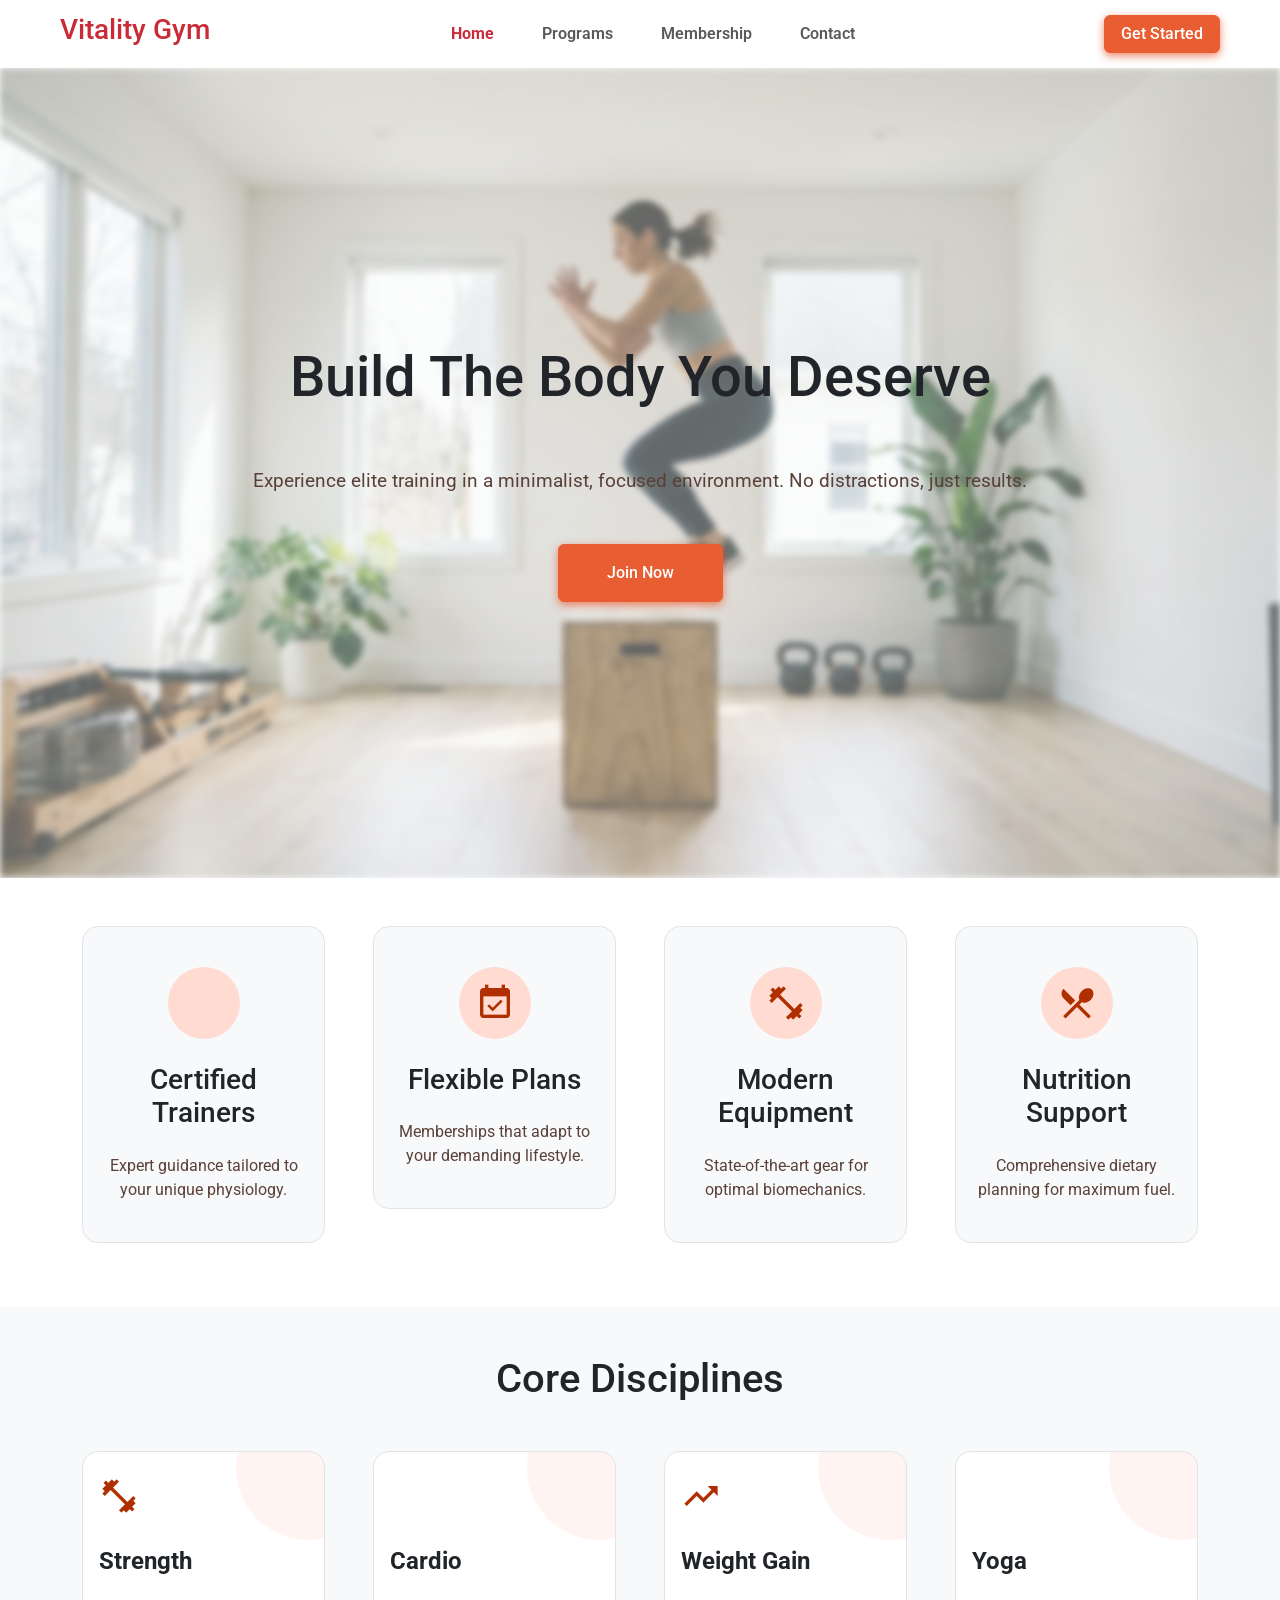
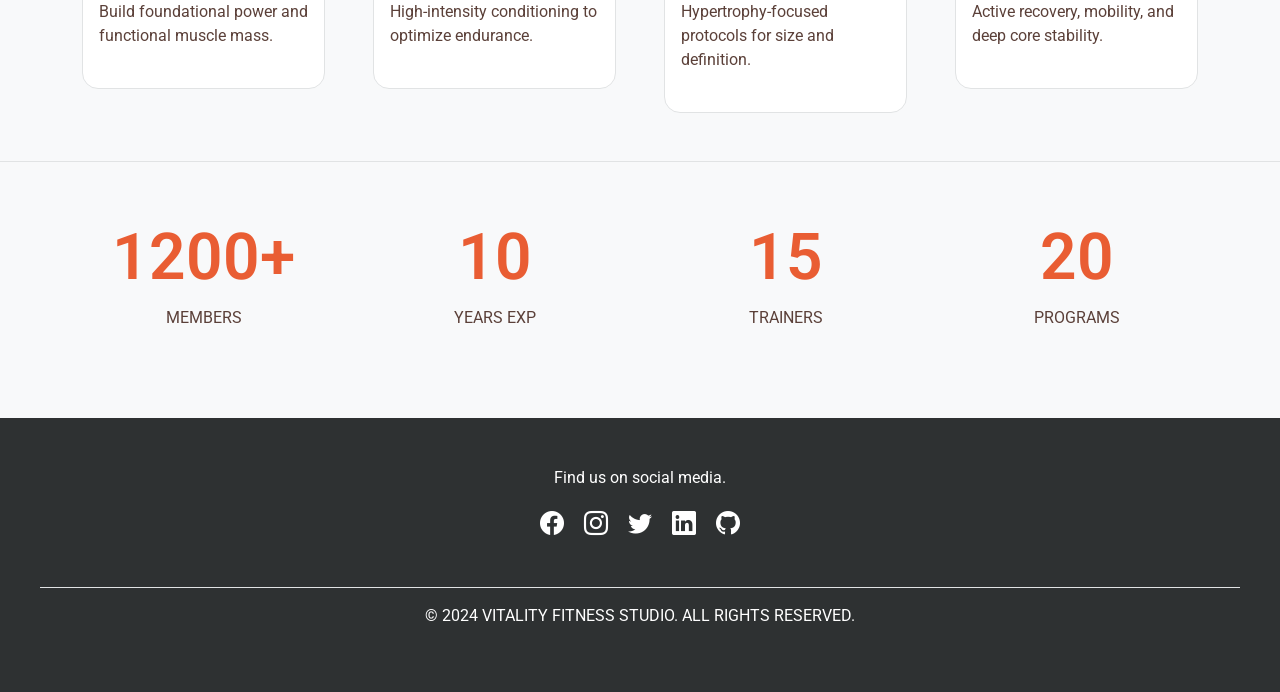
<file: index.html>
<!DOCTYPE html>
<html lang="en">

<head>
    <meta charset="UTF-8">
    <meta name="viewport" content="width=device-width, initial-scale=1.0">
    <title>Vitality Gym</title>
    <link href="https://cdn.jsdelivr.net/npm/bootstrap@5.3.8/dist/css/bootstrap.min.css" rel="stylesheet"
        integrity="sha384-sRIl4kxILFvY47J16cr9ZwB07vP4J8+LH7qKQnuqkuIAvNWLzeN8tE5YBujZqJLB" crossorigin="anonymous">
    <link href="https://fonts.googleapis.com/icon?family=Material+Icons" rel="stylesheet">
    <link rel="preconnect" href="https://fonts.googleapis.com">
    <link rel="preconnect" href="https://fonts.gstatic.com" crossorigin>
    <link href="https://fonts.googleapis.com/css2?family=Roboto:wght@100..900&display=swap" rel="stylesheet">
    <link rel="stylesheet" href="https://cdn.jsdelivr.net/npm/bootstrap-icons@1.3.0/font/bootstrap-icons.css">
    <link rel="stylesheet" href="./CSS/style.css">
    <link rel="stylesheet" href="./CSS/home.css">
</head>

<body>

    <nav class="navbar navbar-expand-lg sticky-top px-5">
        <div class="container-fluid">
            <a class="navbar-brand Gym-name" href="./home.html">
                <h3>Vitality Gym</h3>
            </a>
            <button class="normalButton navbar-toggler" type="button" data-bs-toggle="collapse" data-bs-target="#navbarText"
                aria-controls="navbarText" aria-expanded="false" aria-label="Toggle navigation">
                <span class="navbar-toggler-icon"></span>
            </button>
            <div class="collapse navbar-collapse w-100" id="navbarText">
                <ul class="section navbar-nav mx-auto mb-2 mb-lg-0 text-secondary">
                    <li class="nav-item mx-3">
                        <a class="nav-link active " aria-current="page" href="./home.html">Home</a>
                    </li>
                    <li class="nav-item mx-3">
                        <a class="nav-link" href="./programs.html">Programs</a>
                    </li>
                    <li class="nav-item mx-3">
                        <a class="nav-link" href="./membership.html">Membership</a>
                    </li>
                    <li class="nav-item mx-3">
                        <a class="nav-link" href="./contact.html">Contact</a>
                    </li>
                </ul>
                <a class="ms-4" href="./contact.html">
                    <button class="normalButton btn px-3">
                        Get Started
                    </button>
                </a>
            </div>
        </div>
    </nav>


    <main>
        <section class="home-hero d-flex flex-column justify-content-center  align-items-center text-center">
            <h1 class="mb-5">Build The Body You Deserve</h1>
            <p class=" mt-2 mb-5">Experience elite training in a minimalist, focused environment. No distractions, just
                results.
            </p>
            <a href="./contact.html"><button class="normalButton btn btn-success py-3 px-5">Join Now</button></a>
        </section>

        <!-- Why Us Section -->
        <section class="benefits w-100 py-5">
            <div class="container">
                <div class="card-benifit row row-cols-1 row-cols-md-2 row-cols-lg-4 g-5 text-center">


                    <div class="col">
                        <div class="benifit-card card text-center mb-3 py-4">
                            <div class="card-body d-flex flex-column justify-content-center align-items-center">
                                <div
                                    class="icon-holder p-1 rounded-circle d-flex text-center align-items-center justify-content-center mb-4">
                                    <span class="material-icons">
                                        sports_gymnastics
                                    </span>
                                </div>
                                <h5 class="card-title h3 mb-4">Certified Trainers</h5>
                                <p class="card-text">Expert guidance tailored to your unique physiology.</p>
                            </div>
                        </div>
                    </div>



                    <div class="col">
                        <div class="benifit-card card text-center mb-3 py-4">
                            <div class="card-body d-flex flex-column justify-content-center align-items-center">
                                <div
                                    class="icon-holder p-1 rounded-circle d-flex text-center align-items-center justify-content-center mb-4">
                                    <span class="material-icons">
                                        event_available
                                    </span>
                                </div>
                                <h5 class="card-title h3 mb-4">Flexible Plans</h5>
                                <p class="card-text">Memberships that adapt to your demanding lifestyle.</p>
                            </div>
                        </div>
                    </div>



                    <div class="col">
                        <div class="benifit-card card text-center mb-3 py-4">
                            <div class="card-body d-flex flex-column justify-content-center align-items-center">
                                <div
                                    class="icon-holder p-1 rounded-circle d-flex text-center align-items-center justify-content-center mb-4">
                                    <span class="material-icons">
                                        fitness_center
                                    </span>
                                </div>
                                <h5 class="card-title h3 mb-4">Modern Equipment</h5>
                                <p class="card-text">State-of-the-art gear for optimal biomechanics.</p>
                            </div>
                        </div>
                    </div>



                    <div class="col">
                        <div class="benifit-card card text-center mb-3 py-4">
                            <div class="card-body d-flex flex-column justify-content-center align-items-center">
                                <div
                                    class="icon-holder p-1 rounded-circle d-flex text-center align-items-center justify-content-center mb-4">
                                    <span class="material-icons">
                                        local_dining
                                    </span>
                                </div>
                                <h5 class="card-title h3 mb-4">Nutrition Support</h5>
                                <p class="card-text">Comprehensive dietary planning for maximum fuel.</p>
                            </div>
                        </div>
                    </div>


                </div>
            </div>
        </section>

        <!-- Programs Preview -->

        <section class="w-100 py-5">
            <div class="container">
                <h2 class="mb-5 text-center fs-1">Core Disciplines</h2>
                <div class=" row row-cols-1 row-cols-md-2 row-cols-lg-4 g-5">

                    <div class="col">
                        <div class="group position-relative bg-body px-3 py-4 overflow-hidden">
                            <div class="position-absolute rounded-circle"></div>
                            <span class="material-icons">
                                fitness_center
                            </span>
                            <h4 class="my-4 fs-4 fs-4 fw-bolder">Strength</h4>
                            <p class="fs-6">Build foundational power and functional muscle mass.</p>
                        </div>
                    </div>

                    <div class="col">
                        <div class="group position-relative bg-body px-3 py-4 overflow-hidden">
                            <div class="position-absolute rounded-circle"></div>
                            <span class="material-icons">
                                monitor_heart
                            </span>
                            <h4 class="my-4 fs-4 fw-bolder">Cardio</h4>
                            <p class="fs-6">High-intensity conditioning to optimize endurance.</p>
                        </div>
                    </div>

                    <div class="col">
                        <div class="group position-relative bg-body px-3 py-4 overflow-hidden">
                            <div class="position-absolute rounded-circle"></div>
                            <span class="material-icons">
                                trending_up
                            </span>
                            <h4 class="my-4 fs-4 fw-bolder">Weight Gain</h4>
                            <p class="fs-6">Hypertrophy-focused protocols for size and definition.</p>
                        </div>
                    </div>

                    <div class="col">
                        <div class="group position-relative bg-body px-3 py-4 overflow-hidden">
                            <div class="position-absolute rounded-circle"></div>
                            <span class="material-icons">
                                self_improvement
                            </span>
                            <h4 class="my-4 fs-4 fw-bolder">Yoga</h4>
                            <p class="fs-6">Active recovery, mobility, and deep core stability.</p>
                        </div>
                    </div>

                </div>

            </div>
        </section>

        <!-- Stats Section -->

        <section class="stats h-100 w-100 py-5">
            <div class="container">
                <div class="card-benifit row row-cols-2 row-cols-lg-4 g-5 text-center">
                    <div class="col">
                        <p class="number fw-semibold">1200+</p>
                        <p class="text-uppercase">Members</p>
                    </div>

                    <div class="col">
                        <p class="number fw-semibold">10</p>
                        <p class="text-uppercase">Years exp</p>
                    </div>

                    <div class="col">
                        <p class="number fw-semibold">15</p>
                        <p class="text-uppercase">Trainers</p>
                    </div>

                    <div class="col">
                        <p class="number fw-semibold">20</p>
                        <p class="text-uppercase">programs</p>
                    </div>
                </div>
            </div>
        </section>


    </main>


    <footer class=" text-white text-center py-5 mt-4">
        <p class="">Find us on social media.</p>

        <a class="icon-link text-white"><i class="bi bi-facebook fs-4 mx-2"></i></a>
        <a class="icon-link text-white"><i class="bi bi-instagram fs-4 mx-2"></i></a>
        <a class="icon-link text-white"><i class="bi bi-twitter fs-4 mx-2"></i></a>
        <a class="icon-link text-white"><i class="bi bi-linkedin fs-4 mx-2"></i></a>
        <a class="icon-link text-white"><i class="bi bi-github fs-4 mx-2"></i></a>

        <div class="footerBottom mt-5 mx-auto pt-3">
            <p>© 2024 VITALITY FITNESS STUDIO. ALL RIGHTS RESERVED.</p>
        </div>
    </footer>

    <script src="https://cdn.jsdelivr.net/npm/bootstrap@5.3.8/dist/js/bootstrap.bundle.min.js"
        integrity="sha384-FKyoEForCGlyvwx9Hj09JcYn3nv7wiPVlz7YYwJrWVcXK/BmnVDxM+D2scQbITxI"
        crossorigin="anonymous"></script>
</body>

</html>
</file>
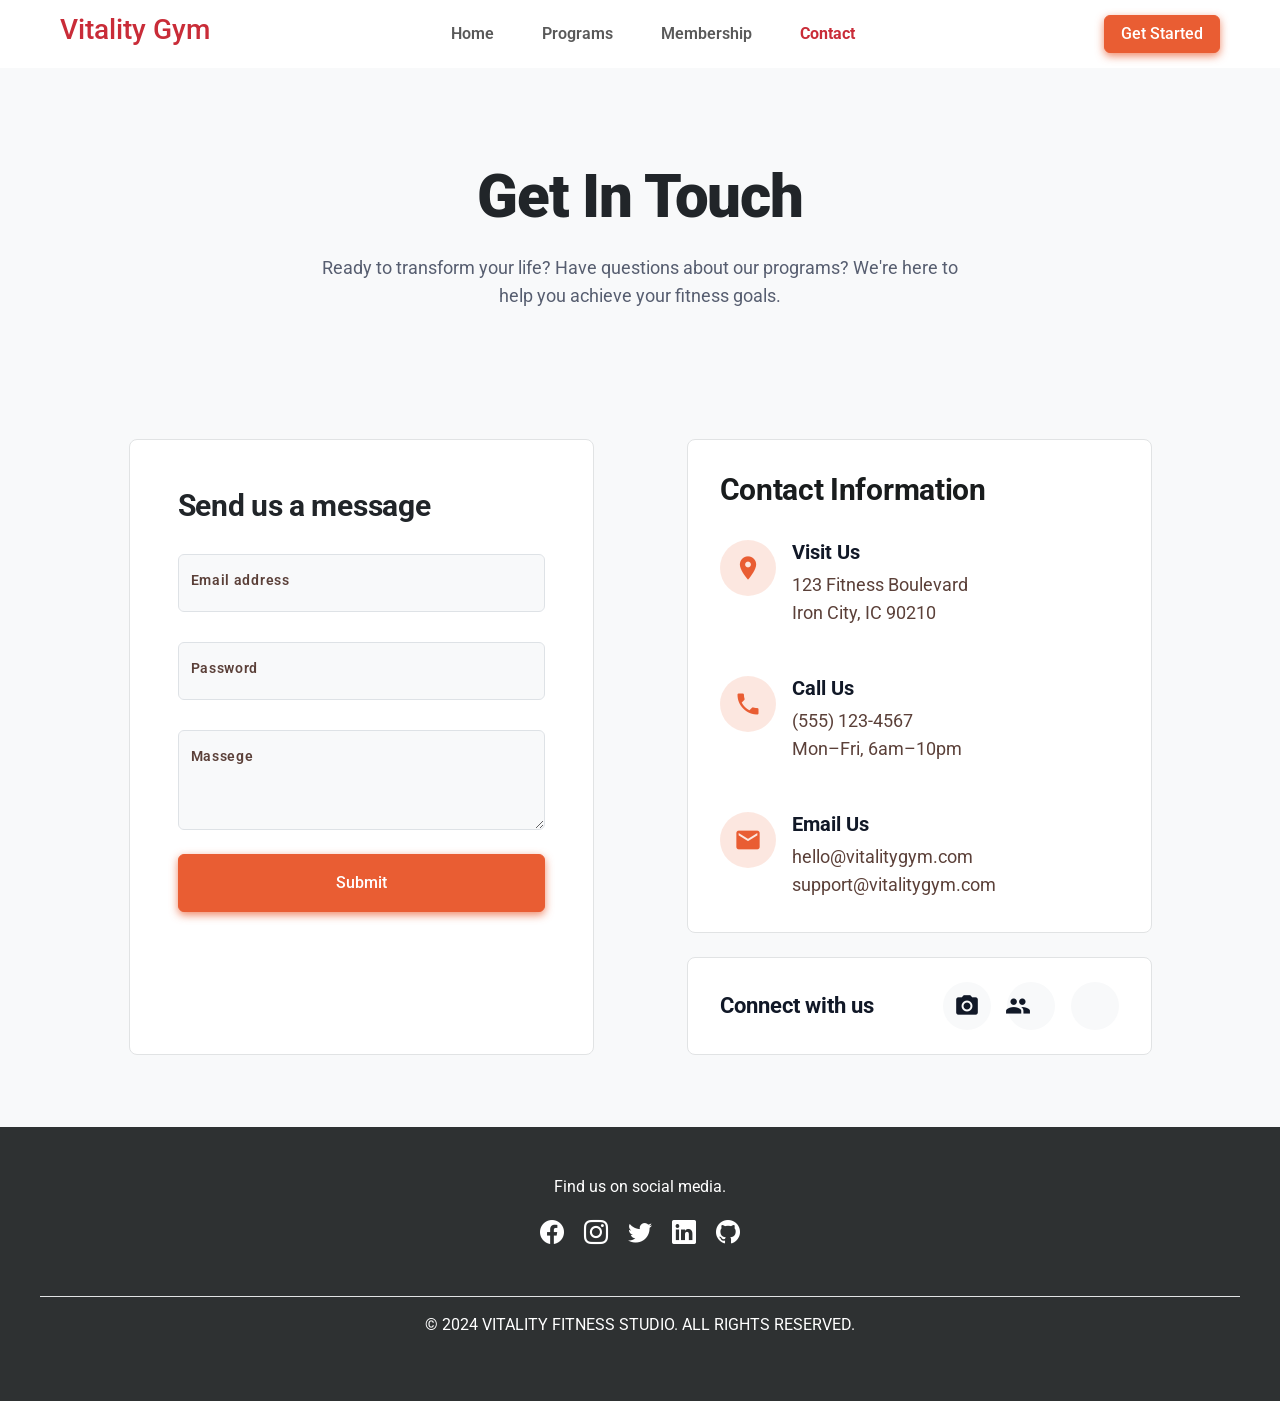
<file: contact.html>
<!DOCTYPE html>
<html lang="en">

<head>
    <meta charset="UTF-8">
    <meta name="viewport" content="width=device-width, initial-scale=1.0">
    <title>Vitality Gym</title>
    <link href="https://cdn.jsdelivr.net/npm/bootstrap@5.3.8/dist/css/bootstrap.min.css" rel="stylesheet"
        integrity="sha384-sRIl4kxILFvY47J16cr9ZwB07vP4J8+LH7qKQnuqkuIAvNWLzeN8tE5YBujZqJLB" crossorigin="anonymous">
    <link href="https://fonts.googleapis.com/icon?family=Material+Icons" rel="stylesheet">
    <link rel="preconnect" href="https://fonts.googleapis.com">
    <link rel="preconnect" href="https://fonts.gstatic.com" crossorigin>
    <link href="https://fonts.googleapis.com/css2?family=Roboto:wght@100..900&display=swap" rel="stylesheet">
    <link rel="stylesheet" href="https://cdn.jsdelivr.net/npm/bootstrap-icons@1.3.0/font/bootstrap-icons.css">
    <link rel="stylesheet" href="./CSS/style.css">
    <link rel="stylesheet" href="./CSS/contact.css">
</head>

<body>

    <nav class="navbar navbar-expand-lg sticky-top px-5">
        <div class="container-fluid">
            <a class="navbar-brand Gym-name" href="./home.html">
                <h3>Vitality Gym</h3>
            </a>
            <button class="navbar-toggler" type="button" data-bs-toggle="collapse" data-bs-target="#navbarText"
                aria-controls="navbarText" aria-expanded="false" aria-label="Toggle navigation">
                <span class="navbar-toggler-icon"></span>
            </button>
            <div class="collapse navbar-collapse w-100" id="navbarText">
                <ul class="section navbar-nav mx-auto mb-2 mb-lg-0 text-secondary">
                    <li class="nav-item mx-3">
                        <a class="nav-link" aria-current="page" href="./home.html">Home</a>
                    </li>
                    <li class="nav-item mx-3">
                        <a class="nav-link" href="./programs.html">Programs</a>
                    </li>
                    <li class="nav-item mx-3">
                        <a class="nav-link" href="./membership.html">Membership</a>
                    </li>
                    <li class="nav-item mx-3">
                        <a class="nav-link active " href="./contact.html">Contact</a>
                    </li>
                </ul>
                <a class="ms-4" href="./contact.html">
                    <button class="normalButton btn px-3">
                        Get Started
                    </button>
                </a>
            </div>
        </div>
    </nav>

    <main>
        <section class="hero text-center container-fluid mx-auto ">
            <h1 class="mb-4">Get In Touch</h1>
            <p class="mx-auto">Ready to transform your life? Have questions about our programs? We're here to help you
                achieve your fitness goals.</p>
        </section>

        <section class="w-100 mx-auto py-5 container">
            <div class="d-flex flex-column flex-lg-row col-12 gap-4 gap-lg-0 justify-content-around">
                <div class="left col-12 col-lg-5">
                    <h2>Send us a message</h2>
                    <form>
                        <div class="form-floating mb-3">
                            <label for="exampleInputEmail1" class="form-label">Email address</label>
                            <input type="email" class="form-control" id="exampleInputEmail1"
                                aria-describedby="emailHelp">

                        </div>
                        <div class="form-floating mb-3">
                            <label for="exampleInputPassword1" class="form-label">Password</label>
                            <input type="password" class="form-control" id="exampleInputPassword1">
                        </div>
                        <div class="form-floating">
                            <textarea class="form-control" placeholder="Leave a comment here" id="floatingTextarea2"
                                style="height: 100px"></textarea>
                            <label for="floatingTextarea2">Massege</label>
                        </div>
                    </form>
                    <button type="submit" class="normalButton my-4 py-3 w-100 btn btn-primary">Submit</button>
                </div>
                <div class="right col-12 col-lg-5">
                    <div class="d-flex flex-column gap-4">
                        <div class="top">
                            <h2>Contact Information</h2>

                            <div class="contact-item d-flex align-items-start mb-5">
                                <div
                                    class="contact-icon d-flex justify-content-center align-items-center rounded-circle">
                                    <span class="material-icons">location_on</span>
                                </div>

                                <div class="contact-info ms-3">
                                    <h3>Visit Us</h3>
                                    <p>
                                        123 Fitness Boulevard <br>
                                        Iron City, IC 90210
                                    </p>
                                </div>
                            </div>

                            <div class="contact-item d-flex align-items-start mb-5">
                                <div
                                    class="contact-icon d-flex justify-content-center align-items-center rounded-circle">
                                    <span class="material-icons">call</span>
                                </div>

                                <div class="contact-info ms-3">
                                    <h3>Call Us</h3>
                                    <p>
                                        (555) 123-4567 <br>
                                        Mon–Fri, 6am–10pm
                                    </p>
                                </div>
                            </div>

                            <div class="contact-item d-flex align-items-start">
                                <div
                                    class="contact-icon d-flex justify-content-center align-items-center rounded-circle">
                                    <span class="material-icons">email</span>
                                </div>

                                <div class="contact-info ms-3">
                                    <h3>Email Us</h3>
                                    <p>
                                        hello@vitalitygym.com <br>
                                        support@vitalitygym.com
                                    </p>
                                </div>
                            </div>
                        </div>

                        <div class="bottom d-flex justify-content-between align-items-center flex-wrap gap-3">

                            <h3 class="mb-0">Connect with us</h3>

                            <div class="social-links d-flex gap-3">
                                <div
                                    class="social-icon d-flex justify-content-center align-items-center rounded-circle">
                                    <span class="material-icons">photo_camera</span>
                                </div>

                                <div
                                    class="social-icon d-flex justify-content-center align-items-center rounded-circle">
                                    <span class="material-icons">groups</span>
                                </div>

                                <div
                                    class="social-icon d-flex justify-content-center align-items-center rounded-circle">
                                    <span class="material-icons">smart_display</span>
                                </div>
                            </div>

                        </div>
                    </div>
                </div>
            </div>
        </section>

    </main>

    <footer class=" text-white text-center py-5 mt-4">
        <p class="">Find us on social media.</p>

        <a class="icon-link text-white"><i class="bi bi-facebook fs-4 mx-2"></i></a>
        <a class="icon-link text-white"><i class="bi bi-instagram fs-4 mx-2"></i></a>
        <a class="icon-link text-white"><i class="bi bi-twitter fs-4 mx-2"></i></a>
        <a class="icon-link text-white"><i class="bi bi-linkedin fs-4 mx-2"></i></a>
        <a class="icon-link text-white"><i class="bi bi-github fs-4 mx-2"></i></a>

        <div class="footerBottom mt-5 mx-auto pt-3">
            <p>© 2024 VITALITY FITNESS STUDIO. ALL RIGHTS RESERVED.</p>
        </div>
    </footer>

    <script src="https://cdn.jsdelivr.net/npm/bootstrap@5.3.8/dist/js/bootstrap.bundle.min.js"
        integrity="sha384-FKyoEForCGlyvwx9Hj09JcYn3nv7wiPVlz7YYwJrWVcXK/BmnVDxM+D2scQbITxI"
        crossorigin="anonymous"></script>
</body>

</html>
</file>
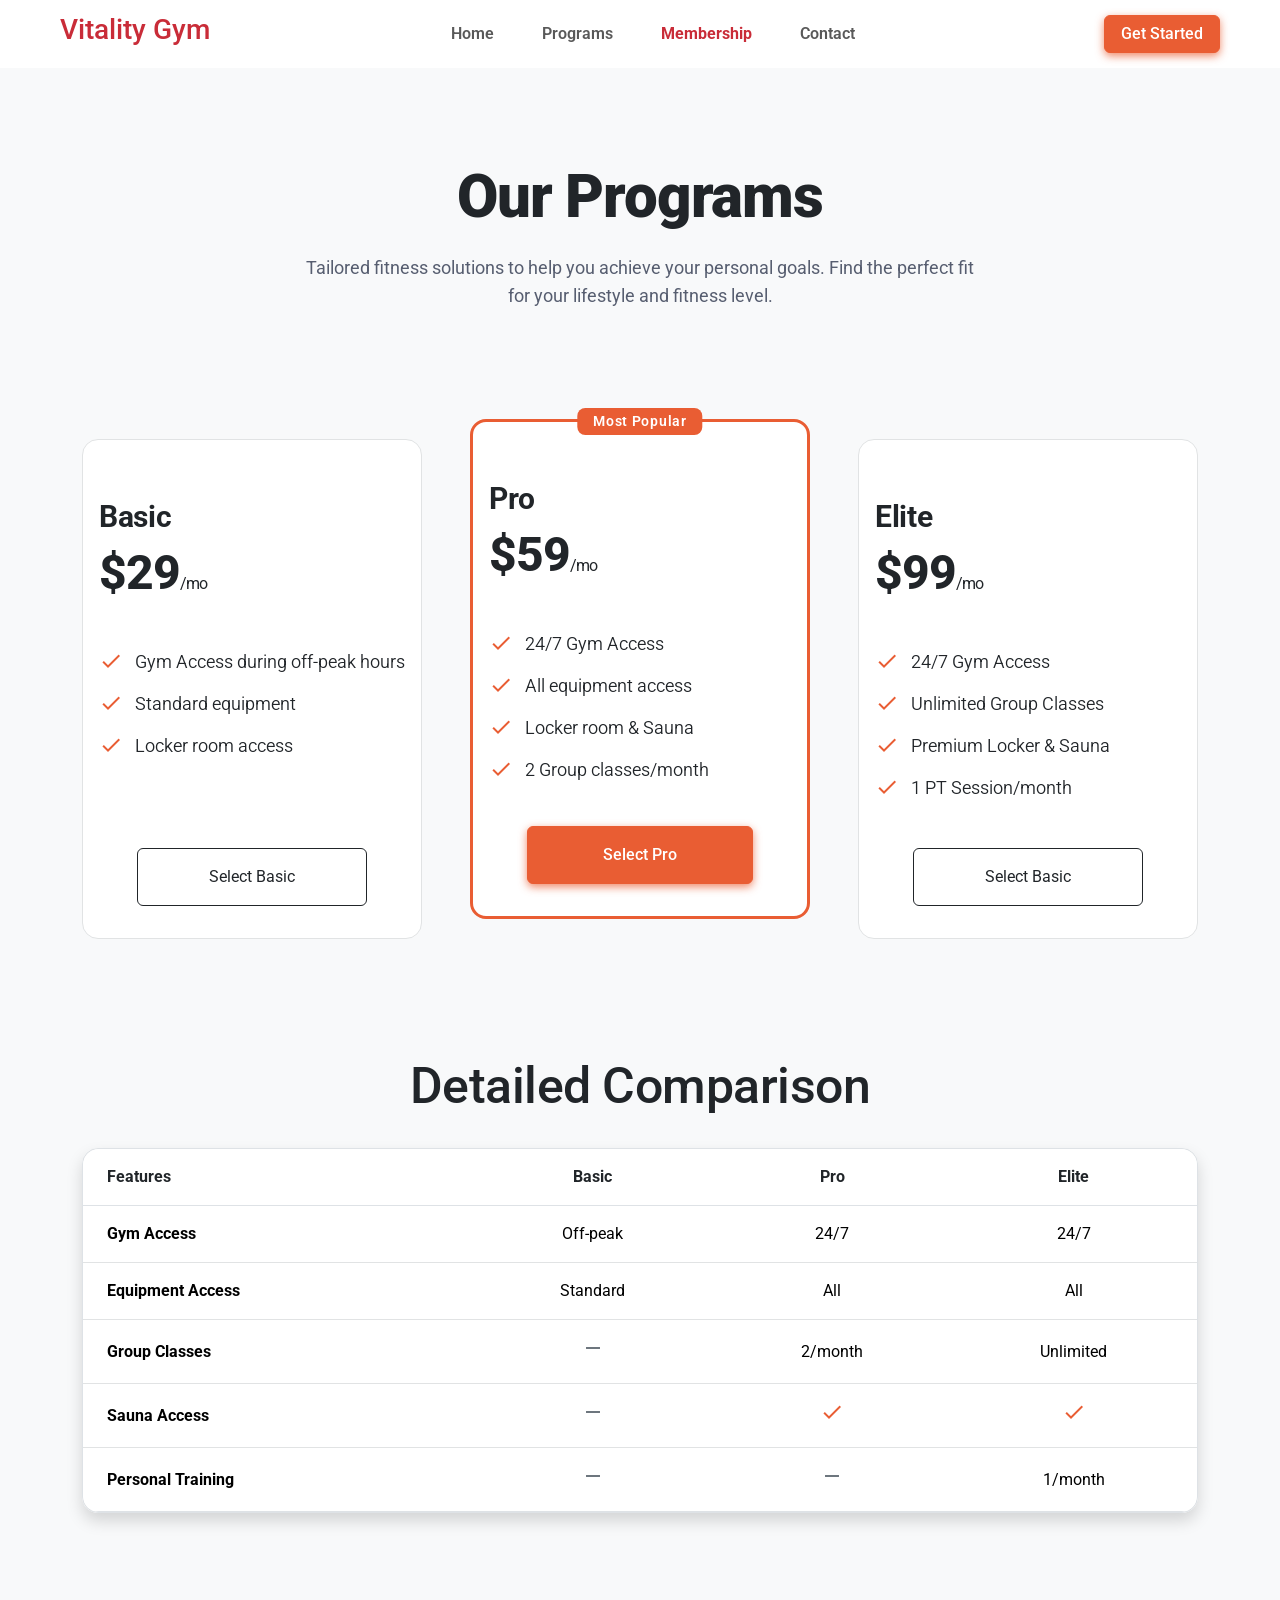
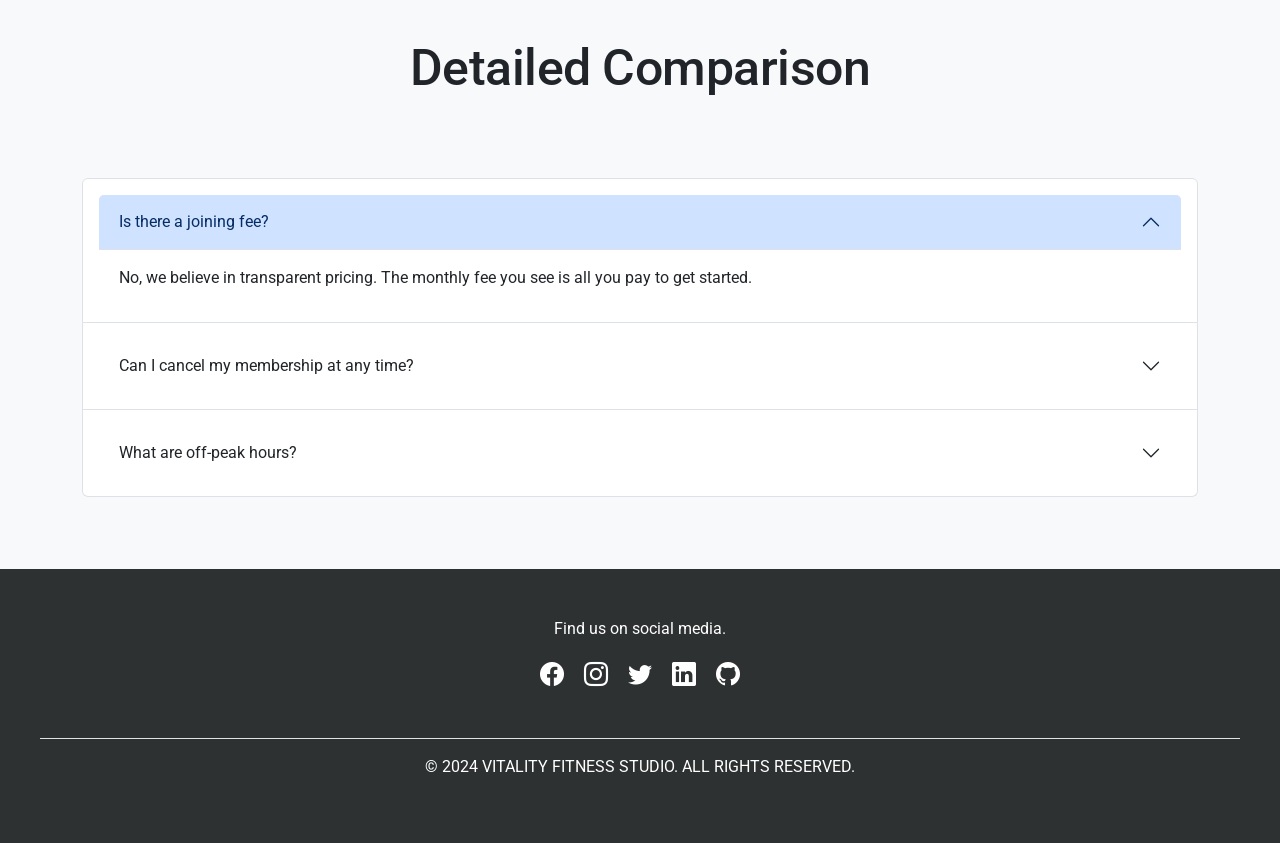
<file: membership.html>
<!DOCTYPE html>
<html lang="en">

<head>
    <meta charset="UTF-8">
    <meta name="viewport" content="width=device-width, initial-scale=1.0">
    <title>Vitality Gym</title>
    <link href="https://cdn.jsdelivr.net/npm/bootstrap@5.3.8/dist/css/bootstrap.min.css" rel="stylesheet"
        integrity="sha384-sRIl4kxILFvY47J16cr9ZwB07vP4J8+LH7qKQnuqkuIAvNWLzeN8tE5YBujZqJLB" crossorigin="anonymous">
    <link href="https://fonts.googleapis.com/icon?family=Material+Icons" rel="stylesheet">
    <link rel="preconnect" href="https://fonts.googleapis.com">
    <link rel="preconnect" href="https://fonts.gstatic.com" crossorigin>
    <link href="https://fonts.googleapis.com/css2?family=Roboto:wght@100..900&display=swap" rel="stylesheet">
    <link rel="stylesheet" href="https://cdn.jsdelivr.net/npm/bootstrap-icons@1.3.0/font/bootstrap-icons.css">
    <link rel="stylesheet" href="./CSS/style.css">
    <link rel="stylesheet" href="./CSS/membership.css">
</head>

<body>

    <nav class="navbar navbar-expand-lg sticky-top px-5">
        <div class="container-fluid">
            <a class="navbar-brand Gym-name" href="./home.html">
                <h3>Vitality Gym</h3>
            </a>
            <button class="navbar-toggler" type="button" data-bs-toggle="collapse" data-bs-target="#navbarText"
                aria-controls="navbarText" aria-expanded="false" aria-label="Toggle navigation">
                <span class="navbar-toggler-icon"></span>
            </button>
            <div class="collapse navbar-collapse w-100" id="navbarText">
                <ul class="section navbar-nav mx-auto mb-2 mb-lg-0 text-secondary">
                    <li class="nav-item mx-3">
                        <a class="nav-link" aria-current="page" href="./home.html">Home</a>
                    </li>
                    <li class="nav-item mx-3">
                        <a class="nav-link" href="./programs.html">Programs</a>
                    </li>
                    <li class="nav-item mx-3">
                        <a class="nav-link active " href="./membership.html">Membership</a>
                    </li>
                    <li class="nav-item mx-3">
                        <a class="nav-link" href="./contact.html">Contact</a>
                    </li>
                </ul>
                <a class="ms-4" href="./contact.html">
                    <button class="normalButton btn px-3">
                        Get Started
                    </button>
                </a>
            </div>
        </div>
    </nav>

    <main>

        <!--Intro Section -->

        <section class="hero text-center container mx-auto ">
            <h1 class="mb-4">Our Programs</h1>
            <p class="mx-auto">Tailored fitness solutions to help you achieve your personal goals. Find the
                perfect fit for your
                lifestyle and fitness
                level.</p>
        </section>

        <!-- Pricing Cards -->


        <section class="w-100 py-5">
            <div class="container">
                <div class=" row row-cols-1 row-cols-lg-3 g-5">

                    <div class="col">
                        <div class="group position-relative d-flex flex-column bg-body px-3 py-4 overflow-hidden">
                            <h3>Basic</h3>
                            <div class="price">$29<span>/mo</span>
                            </div>
                            <ul class="list-unstyled flex-grow-1 mt-4">
                                <li class="d-flex align-items-center gap-2">
                                    <span class="check material-icons me-1 fs-4 flex-shrink-0">check</span>
                                    Gym Access during off-peak hours
                                </li>
                                <li class="d-flex align-items-center gap-2">
                                    <span class="check material-icons me-1 fs-4 flex-shrink-0">check</span>
                                    Standard equipment
                                </li>
                                <li class="d-flex align-items-center gap-2">
                                    <span class="check material-icons me-1 fs-4 flex-shrink-0">check</span>
                                    Locker room access
                                </li>
                            </ul>
                            <button type="button" class="btn btn-outline-dark mx-auto w-75 py-3 my-2">Select
                                Basic</button>
                        </div>
                    </div>

                    <div class="col">
                        <div id="middle" class="group position-relative d-flex flex-column bg-body px-3 py-4">
                            <div class="position-absolute">Most Popular</div>
                            <h3>Pro</h3>
                            <div class="price">$59<span>/mo</span>
                            </div>
                            <ul class="list-unstyled flex-grow-1 mt-4">
                                <li class="d-flex align-items-center gap-2">
                                    <span class="check material-icons me-1 fs-4 flex-shrink-0">check</span>
                                    24/7 Gym Access
                                </li>
                                <li class="d-flex align-items-center gap-2">
                                    <span class="check material-icons me-1 fs-4 flex-shrink-0">check</span>
                                    All equipment access
                                </li>
                                <li class="d-flex align-items-center gap-2">
                                    <span class="check material-icons me-1 fs-4 flex-shrink-0">check</span>
                                    Locker room & Sauna
                                </li>
                                <li class="d-flex align-items-center gap-2">
                                    <span class="check material-icons me-1 fs-4 flex-shrink-0">check</span>
                                    2 Group classes/month
                                </li>
                            </ul>
                            <button type="button"
                                class="normalButton btn btn-outline-dark mx-auto w-75 py-3 my-2">Select Pro</button>
                        </div>
                    </div>

                    <div class="col">
                        <div class="group position-relative d-flex flex-column bg-body px-3 py-4 overflow-hidden">
                            <h3>Elite</h3>
                            <div class="price">$99<span>/mo</span>
                            </div>
                            <ul class="list-unstyled flex-grow-1 mt-4">
                                <li class="d-flex align-items-center gap-2">
                                    <span class="check material-icons me-1 fs-4 flex-shrink-0">check</span>
                                    24/7 Gym Access
                                </li>
                                <li class="d-flex align-items-center gap-2">
                                    <span class="check material-icons me-1 fs-4 flex-shrink-0">check</span>
                                    Unlimited Group Classes
                                </li>
                                <li class="d-flex align-items-center gap-2">
                                    <span class="check material-icons me-1 fs-4 flex-shrink-0">check</span>
                                    Premium Locker & Sauna
                                </li>
                                <li class="d-flex align-items-center gap-2">
                                    <span class="check material-icons me-1 fs-4 flex-shrink-0">check</span>
                                    1 PT Session/month
                                </li>
                            </ul>
                            <button type="button" class="btn btn-outline-dark mx-auto w-75 py-3 my-2">Select
                                Basic</button>
                        </div>
                    </div>

                </div>
            </div>
        </section>

        <!-- Detailed Comparison -->
        <section class="w-100 py-3 d-none d-md-block container">
            <h2 class=" detailed text-center py-3">Detailed Comparison</h2>
            <div class="table-responsive rounded-4 shadow overflow-hidden border">
                <table class="table mb-0 align-middle text-center">

                    <thead>
                        <tr class="dif-color">
                            <th class="text-start">Features</th>
                            <th>Basic</th>
                            <th class="pro">Pro</th>
                            <th>Elite</th>
                        </tr>
                    </thead>

                    <tbody>
                        <tr>
                            <th class="text-start" scope="row">Gym Access</th>
                            <td>Off-peak</td>
                            <td>24/7</td>
                            <td>24/7</td>
                        </tr>

                        <tr>
                            <th class="text-start" scope="row">Equipment Access</th>
                            <td>Standard</td>
                            <td>All</td>
                            <td>All</td>
                        </tr>

                        <tr>
                            <th class="text-start" scope="row">Group Classes</th>
                            <td><span class="material-icons text-secondary">remove</span></td>
                            <td>2/month</td>
                            <td>Unlimited</td>
                        </tr>

                        <tr>
                            <th class="text-start" scope="row">Sauna Access</th>
                            <td><span class="material-icons text-secondary">remove</span></td>
                            <td><span class="check material-icons ">check</span></td>
                            <td><span class="check material-icons ">check</span></td>
                        </tr>

                        <tr>
                            <th class="text-start" scope="row">Personal Training</th>
                            <td><span class="material-icons text-secondary">remove</span></td>
                            <td><span class="material-icons text-secondary">remove</span></td>
                            <td>1/month</td>
                        </tr>

                    </tbody>

                </table>
            </div>
        </section>


        <!-- FAQ -->
        <section class="w-100 py-5 container">
            <h2 class=" detailed text-center mb-5 py-4">Detailed Comparison</h2>

            <div class="accordion" id="accordionPanelsStayOpenExample">
                <div class="accordion-item p-3">
                    <h2 class="accordion-header">
                        <button class="accordion-button" type="button" data-bs-toggle="collapse"
                            data-bs-target="#panelsStayOpen-collapseOne" aria-expanded="true"
                            aria-controls="panelsStayOpen-collapseOne">
                            Is there a joining fee?
                        </button>
                    </h2>
                    <div id="panelsStayOpen-collapseOne" class="accordion-collapse collapse show">
                        <div class="accordion-body">
                            No, we believe in transparent pricing. The monthly fee you see is all you pay to get
                            started.
                        </div>
                    </div>
                </div>
                <div class="accordion-item p-3">
                    <h2 class="accordion-header">
                        <button class="accordion-button collapsed" type="button" data-bs-toggle="collapse"
                            data-bs-target="#panelsStayOpen-collapseTwo" aria-expanded="false"
                            aria-controls="panelsStayOpen-collapseTwo">
                            Can I cancel my membership at any time?
                        </button>
                    </h2>
                    <div id="panelsStayOpen-collapseTwo" class="accordion-collapse collapse">
                        <div class="accordion-body">
                            Yes, our memberships are month-to-month. You can cancel with a 30-day notice.
                        </div>
                    </div>
                </div>
                <div class="accordion-item p-3">
                    <h2 class="accordion-header">
                        <button class="accordion-button collapsed" type="button" data-bs-toggle="collapse"
                            data-bs-target="#panelsStayOpen-collapseThree" aria-expanded="false"
                            aria-controls="panelsStayOpen-collapseThree">
                            What are off-peak hours?
                        </button>
                    </h2>
                    <div id="panelsStayOpen-collapseThree" class="accordion-collapse collapse">
                        <div class="accordion-body">
                            Off-peak hours for the Basic plan are Monday to Friday from 10:00 AM to 4:00 PM, and
                            weekends from 12:00 PM to close.
                        </div>
                    </div>
                </div>
            </div>
        </section>


    </main>



    <footer class=" text-white text-center py-5 mt-4">
        <p class="">Find us on social media.</p>

        <a class="icon-link text-white"><i class="bi bi-facebook fs-4 mx-2"></i></a>
        <a class="icon-link text-white"><i class="bi bi-instagram fs-4 mx-2"></i></a>
        <a class="icon-link text-white"><i class="bi bi-twitter fs-4 mx-2"></i></a>
        <a class="icon-link text-white"><i class="bi bi-linkedin fs-4 mx-2"></i></a>
        <a class="icon-link text-white"><i class="bi bi-github fs-4 mx-2"></i></a>

        <div class="footerBottom mt-5 mx-auto pt-3">
            <p>© 2024 VITALITY FITNESS STUDIO. ALL RIGHTS RESERVED.</p>
        </div>
    </footer>

    <script src="https://cdn.jsdelivr.net/npm/bootstrap@5.3.8/dist/js/bootstrap.bundle.min.js"
        integrity="sha384-FKyoEForCGlyvwx9Hj09JcYn3nv7wiPVlz7YYwJrWVcXK/BmnVDxM+D2scQbITxI"
        crossorigin="anonymous"></script>
</body>

</html>
</file>
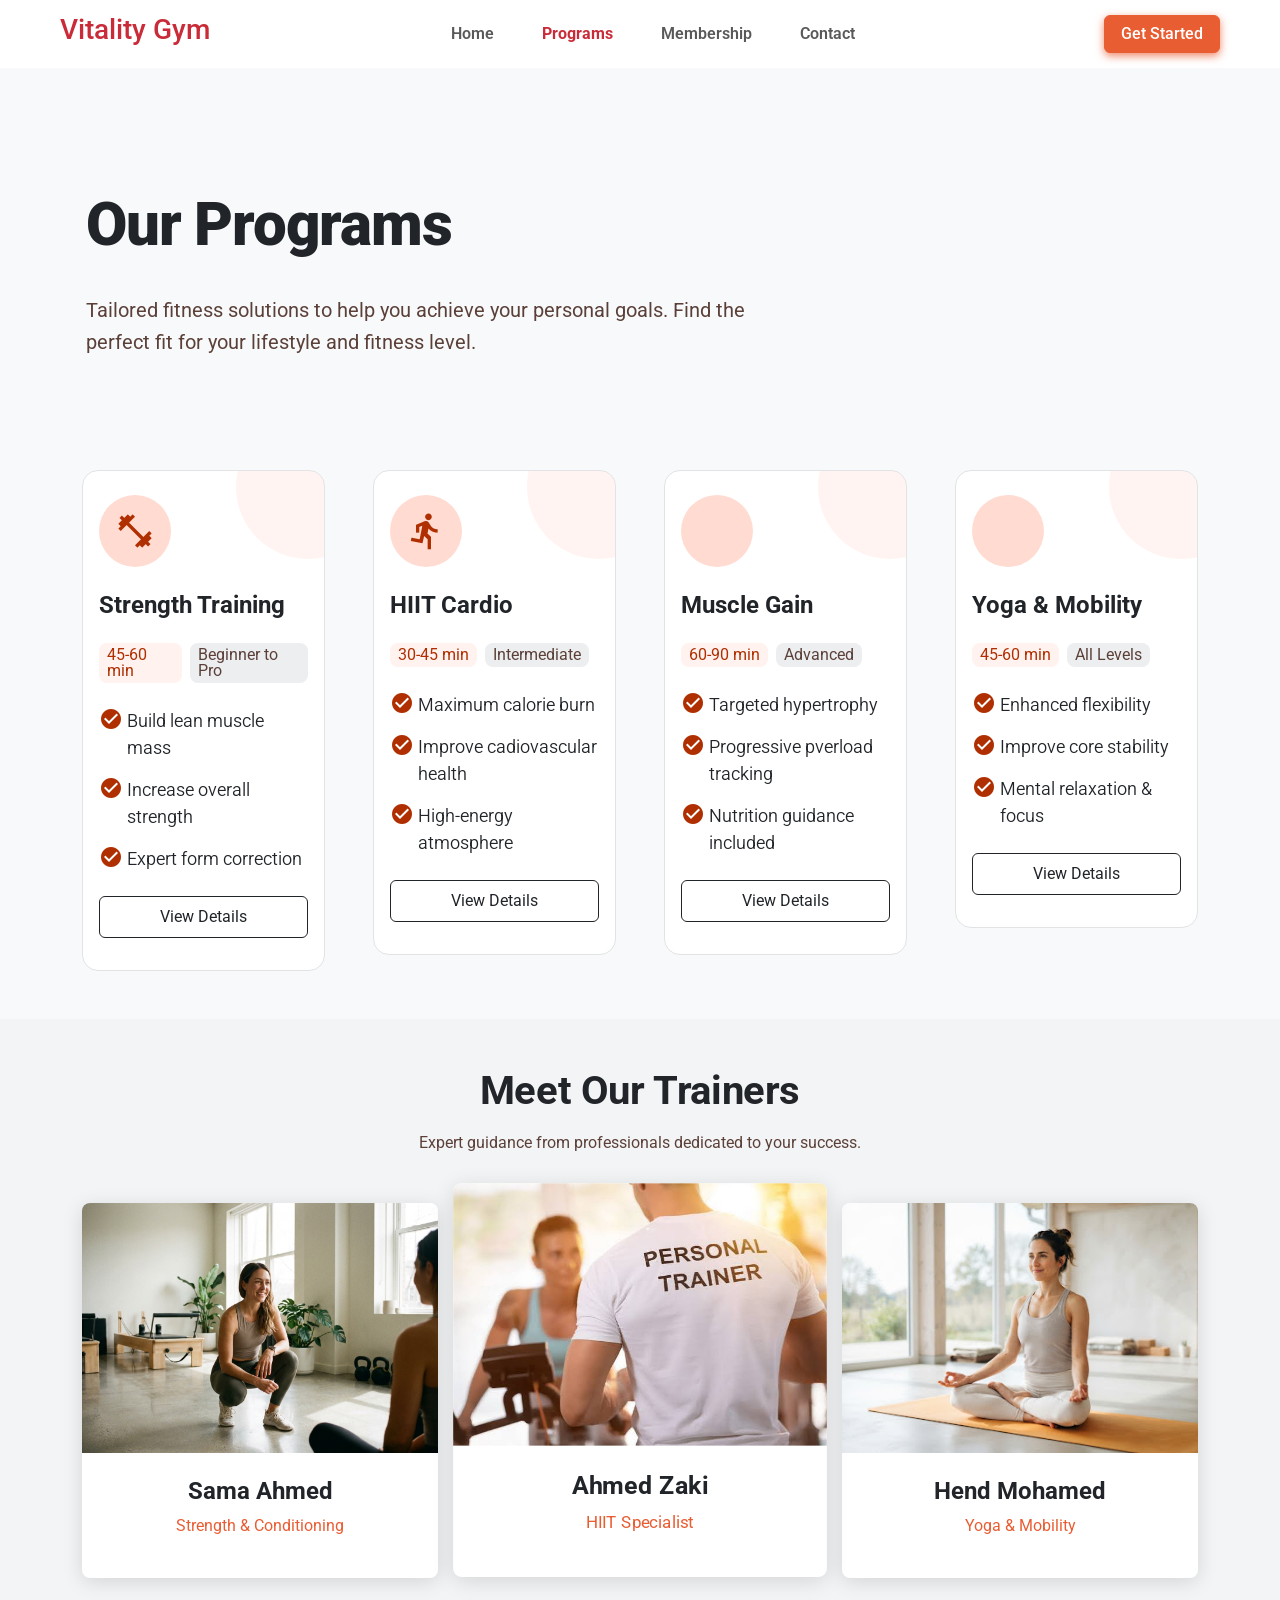
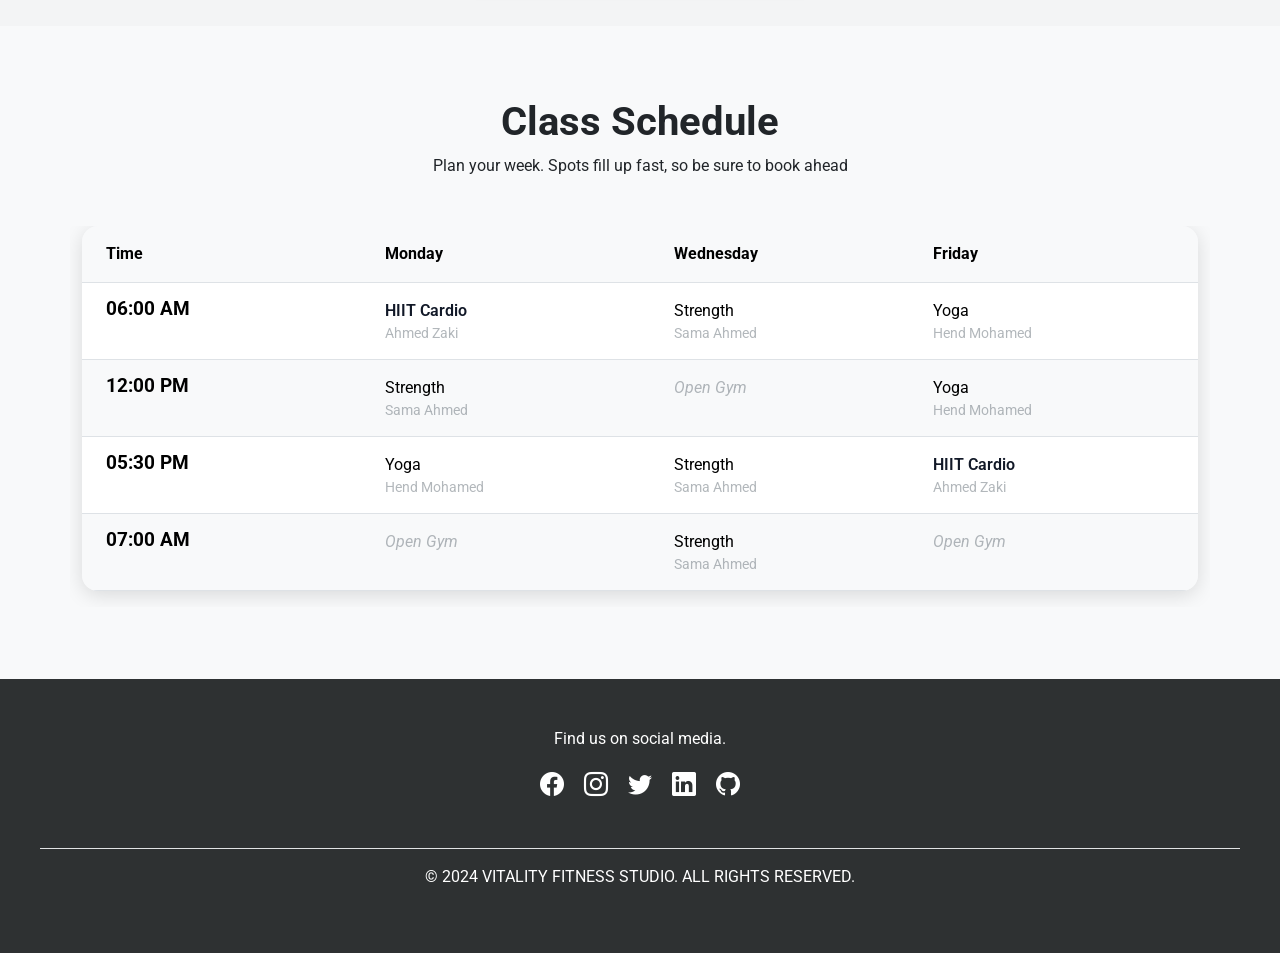
<file: programs.html>
<!DOCTYPE html>
<html lang="en">

<head>
    <meta charset="UTF-8">
    <meta name="viewport" content="width=device-width, initial-scale=1.0">
    <title>Vitality Gym</title>
    <link href="https://cdn.jsdelivr.net/npm/bootstrap@5.3.8/dist/css/bootstrap.min.css" rel="stylesheet"
        integrity="sha384-sRIl4kxILFvY47J16cr9ZwB07vP4J8+LH7qKQnuqkuIAvNWLzeN8tE5YBujZqJLB" crossorigin="anonymous">
    <link href="https://fonts.googleapis.com/icon?family=Material+Icons" rel="stylesheet">
    <link rel="preconnect" href="https://fonts.googleapis.com">
    <link rel="preconnect" href="https://fonts.gstatic.com" crossorigin>
    <link href="https://fonts.googleapis.com/css2?family=Roboto:wght@100..900&display=swap" rel="stylesheet">
    <link rel="stylesheet" href="https://cdn.jsdelivr.net/npm/bootstrap-icons@1.3.0/font/bootstrap-icons.css">
    <link rel="stylesheet" href="./CSS/style.css">
    <link rel="stylesheet" href="./CSS/programs.css">
</head>

<body>

    <nav class="navbar navbar-expand-lg sticky-top px-5">
        <div class="container-fluid">
            <a class="navbar-brand Gym-name" href="./home.html">
                <h3>Vitality Gym</h3>
            </a>
            <button class="navbar-toggler" type="button" data-bs-toggle="collapse" data-bs-target="#navbarText"
                aria-controls="navbarText" aria-expanded="false" aria-label="Toggle navigation">
                <span class="navbar-toggler-icon"></span>
            </button>
            <div class="collapse navbar-collapse w-100" id="navbarText">
                <ul class="section navbar-nav mx-auto mb-2 mb-lg-0 text-secondary">
                    <li class="nav-item mx-3">
                        <a class="nav-link" aria-current="page" href="./home.html">Home</a>
                    </li>
                    <li class="nav-item mx-3">
                        <a class="nav-link active " href="./programs.html">Programs</a>
                    </li>
                    <li class="nav-item mx-3">
                        <a class="nav-link" href="./membership.html">Membership</a>
                    </li>
                    <li class="nav-item mx-3">
                        <a class="nav-link" href="./contact.html">Contact</a>
                    </li>
                </ul>
                <a class="ms-4" href="./contact.html">
                    <button class="normalButton btn px-3">
                        Get Started
                    </button>
                </a>
            </div>
        </div>
    </nav>

    <main>

        <!-- Intro Section -->
        <section class="hero text-center text-md-start py-5 px-3 container mx-auto ">
            <h1>Our Programs</h1>
            <p class="fs-5 fw-normal">Tailored fitness solutions to help you achieve your personal goals. Find the
                perfect fit for your
                lifestyle and fitness
                level.</p>
        </section>

        <!-- Program Cards Section -->

        <section class="w-100 py-5">
            <div class="container">
                <div class=" row row-cols-1 row-cols-md-2 row-cols-lg-4 g-5">

                    <div class="col">
                        <div class="group position-relative bg-body px-3 py-4 overflow-hidden">
                            <div class="position-absolute rounded-circle"></div>
                            <div
                                class="icon-holder p-1 rounded-circle d-flex align-items-center justify-content-center mb-4">
                                <span class="material-icons">
                                    fitness_center
                                </span>
                            </div>
                            <h3 class="my-4 fs-4 fs-4 fw-bolder">Strength Training</h3>
                            <div class="capsols d-flex align-items-center gap-2 mb-2">
                                <span class="capsole1 d-inline-flex align-items-center fs-6 px-2 py-1">
                                    45-60 min
                                </span>

                                <span class="capsole2 d-inline-flex align-items-center fs-6 px-2 py-1">
                                    Beginner to Pro
                                </span>
                            </div>

                            <ul class="list-unstyled mt-4">
                                <li class="d-flex align-items-start">
                                    <span class="material-icons me-1 fs-4 flex-shrink-0">check_circle</span>
                                    Build lean muscle mass
                                </li>

                                <li class="d-flex align-items-start">
                                    <span class="material-icons me-1 fs-4 flex-shrink-0">check_circle</span>
                                    Increase overall strength
                                </li>

                                <li class="d-flex align-items-start">
                                    <span class="material-icons me-1 fs-4 flex-shrink-0">check_circle</span>
                                    Expert form correction
                                </li>
                            </ul>
                            <button type="button" class="btn btn-outline-dark w-100 py-2 my-2">View Details</button>
                        </div>
                    </div>

                    <div class="col">
                        <div class="group position-relative bg-body px-3 py-4 overflow-hidden">
                            <div class="position-absolute rounded-circle"></div>
                            <div
                                class="icon-holder p-1 rounded-circle d-flex  align-items-center justify-content-center mb-4">
                                <span class="material-icons">
                                    directions_run
                                </span>
                            </div>
                            <h3 class="my-4 fs-4 fw-bolder">HIIT Cardio</h3>
                            <div class="capsols d-flex align-items-center gap-2 mb-2">
                                <span class="capsole1 d-inline-flex align-items-center fs-6 px-2 py-1 ">30-45 min</span>
                                <span
                                    class="capsole2 d-inline-flex align-items-center fs-6 px-2 py-1 ">Intermediate</span>
                            </div>
                            <ul class="list-unstyled mt-4">
                                <li class="d-flex align-items-start">
                                    <span class="material-icons me-1 fs-4 flex-shrink-0">check_circle</span>
                                    Maximum calorie burn
                                </li>

                                <li class="d-flex align-items-start">
                                    <span class="material-icons me-1 fs-4 flex-shrink-0">check_circle</span>
                                    Improve cadiovascular health
                                </li>
                                <li class="d-flex align-items-start">
                                    <span class="material-icons me-1 fs-4 flex-shrink-0">check_circle</span>
                                    High-energy atmosphere
                                </li>
                            </ul>
                            <button type="button" class="btn btn-outline-dark w-100 py-2 my-2">View Details</button>
                        </div>
                    </div>

                    <div class="col">
                        <div class="group position-relative bg-body px-3 py-4 overflow-hidden">
                            <div class="position-absolute rounded-circle"></div>
                            <div
                                class="icon-holder p-1 rounded-circle d-flex  align-items-center justify-content-center mb-4">
                                <span class="material-icons">
                                    sports_gymnastics
                                </span>
                            </div>
                            <h3 class="my-4 fs-4 fw-bolder">Muscle Gain</h3>
                            <div class="capsols d-flex align-items-center gap-2 mb-2">
                                <span class="capsole1 d-inline-flex align-items-center fs-6 px-2 py-1 ">60-90 min</span>
                                <span class="capsole2 d-inline-flex align-items-center fs-6 px-2 py-1 ">Advanced</span>
                            </div>
                            <ul class="list-unstyled mt-4">
                                <li class="d-flex align-items-start">
                                    <span class="material-icons me-1 fs-4 flex-shrink-0">check_circle</span>
                                    Targeted hypertrophy
                                </li>

                                <li class="d-flex align-items-start">
                                    <span class="material-icons me-1 fs-4 flex-shrink-0">check_circle</span>
                                    Progressive pverload tracking
                                </li>
                                <li class="d-flex align-items-start">
                                    <span class="material-icons me-1 fs-4 flex-shrink-0">check_circle</span>
                                    Nutrition guidance included
                                </li>
                            </ul>
                            <button type="button" class="btn btn-outline-dark w-100 py-2 my-2">View Details</button>
                        </div>
                    </div>

                    <div class="col">
                        <div class="group position-relative bg-body px-3 py-4 overflow-hidden">
                            <div class="position-absolute rounded-circle"></div>
                            <div
                                class="icon-holder p-1 rounded-circle d-flex  align-items-center justify-content-center mb-4">
                                <span class="material-icons">
                                    self_improvement
                                </span>
                            </div>
                            <h3 class="my-4 fs-4 fw-bolder">Yoga & Mobility</h3>
                            <div class="capsols d-flex align-items-center gap-2 mb-2">
                                <span class="capsole1 d-inline-flex align-items-center fs-6 px-2 py-1 ">45-60 min</span>
                                <span class="capsole2 d-inline-flex align-items-center fs-6 px-2 py-1 ">All
                                    Levels</span>
                            </div>
                            <ul class="list-unstyled mt-4">
                                <li class="d-flex align-items-start">
                                    <span class="material-icons me-1 fs-4 flex-shrink-0">check_circle</span>
                                    Enhanced flexibility
                                </li>

                                <li class="d-flex align-items-start">
                                    <span class="material-icons me-1 fs-4 flex-shrink-0">check_circle</span>
                                    Improve core stability
                                </li>
                                <li class="d-flex align-items-start">
                                    <span class="material-icons me-1 fs-4 flex-shrink-0">check_circle</span>
                                    Mental relaxation & focus
                                </li>
                            </ul>
                            <button type="button" class=" darkbtn btn btn-outline-dark w-100 py-2 my-2">View
                                Details</button>
                        </div>
                    </div>

                </div>

            </div>
        </section>

        <!-- Trainers Section -->

        <section class=" trainers w-100 px-2 py-5">
            <div class="container mx-auto">
                <div class="text-center mb-5">
                    <h2 class="meetTrain fs-1 fw-bold">Meet Our Trainers</h2>
                    <p class="meetTrainP">Expert guidance from professionals dedicated to your success.</p>
                </div>
            </div>

            <div class="trainersImage container text-center">
                <div class="row align-items-center g-4">
                    <div class="col-12 col-md-4">

                        <div class="trainer h-100 text-center overflow-hidden">
                            <div class="w-100">
                                <img src="./imgs/Coach1.png" alt="">
                            </div>
                            <div class="trainerName p-4 text-center">
                                <h4>Sama Ahmed</h4>
                                <p>Strength & Conditioning</p>
                            </div>
                        </div>

                    </div>
                    <div class="col-12 col-md-4">
                        <div id="middle" class="trainer h-100 text-center overflow-hidden">
                            <div class="w-100">
                                <img src="./imgs/Coach3.jpg" alt="">
                            </div>
                            <div class="trainerName p-4 text-center">
                                <h4>Ahmed Zaki</h4>
                                <p>HIIT Specialist</p>
                            </div>
                        </div>
                    </div>
                    <div class="col-12 col-md-4">
                        <div class="trainer h-100 text-center overflow-hidden">
                            <div class="w-100">
                                <img src="./imgs/Coach2.jpg" alt="">
                            </div>
                            <div class="trainerName p-4 text-center">
                                <h4>Hend Mohamed </h4>
                                <p>Yoga & Mobility</p>
                            </div>
                        </div>

                    </div>
                </div>
            </div>
        </section>

        <section class="schedule-section w-100 px-2 py-5">
            <div class="container mx-auto mt-4">
                <div class="text-center mb-5">
                    <h2 class="meetTrain fs-1 fw-bold">Class Schedule</h2>
                    <p class="meetTrainP">Plan your week. Spots fill up fast, so be sure to book ahead</p>
                </div>
            </div>

            <div class="container mx-auto overflow-x-auto">

                <table class="table text-start flex-nowrap">
                    <thead>
                        <tr class="table-color">
                            <th class="w-25" scope="col">Time</th>
                            <th scope="col">Monday</th>
                            <th scope="col">Wednesday</th>
                            <th scope="col">Friday</th>
                        </tr>
                    </thead>
                    <tbody>

                        <tr class="to-hover">
                            <th class="trainer-time " scope="row">06:00 AM</th>
                            <td>
                                <div class="trainer-job">HIIT Cardio</div>
                                <div class="trainer-name">Ahmed Zaki</div>
                            </td>
                            <td>
                                <div>Strength</div>
                                <div class="trainer-name">Sama Ahmed</div>
                            </td>
                            <td>
                                <div>Yoga</div>
                                <div class="trainer-name">Hend Mohamed</div>
                            </td>
                        </tr>


                        <tr class="table-color">
                            <th class="trainer-time " scope="row">12:00 PM</th>
                            <td>
                                <div>Strength</div>
                                <div class="trainer-name">Sama Ahmed</div>
                            </td>
                            <td>
                                <span class="open-gym">Open Gym</span>
                            </td>
                            <td>
                                <div>Yoga</div>
                                <div class="trainer-name">Hend Mohamed</div>
                            </td>
                        </tr>

                        <tr class="to-hover">
                            <th class="trainer-time " scope="row">05:30 PM</th>
                            <td>
                                <div>Yoga</div>
                                <div class="trainer-name">Hend Mohamed</div>
                            </td>
                            <td>
                                <div>Strength</div>
                                <div class="trainer-name">Sama Ahmed</div>
                            </td>
                            <td>
                                <div class="trainer-job">HIIT Cardio</div>
                                <div class="trainer-name">Ahmed Zaki</div>
                            </td>
                        </tr>

                        <tr class="table-color">
                            <th class="trainer-time " scope="row">07:00 AM</th>
                            <td>
                                <span class="open-gym">Open Gym</span>
                            </td>
                            <td>
                                <div>Strength</div>
                                <div class="trainer-name">Sama Ahmed</div>
                            </td>
                            <td>
                                <span class="open-gym">Open Gym</span>
                            </td>
                        </tr>

                    </tbody>
                </table>

            </div>

        </section>


    </main>

    <footer class=" text-white text-center py-5 mt-4">
        <p>Find us on social media.</p>

        <a class="icon-link text-white"><i class="bi bi-facebook fs-4 mx-2"></i></a>
        <a class="icon-link text-white"><i class="bi bi-instagram fs-4 mx-2"></i></a>
        <a class="icon-link text-white"><i class="bi bi-twitter fs-4 mx-2"></i></a>
        <a class="icon-link text-white"><i class="bi bi-linkedin fs-4 mx-2"></i></a>
        <a class="icon-link text-white"><i class="bi bi-github fs-4 mx-2"></i></a>

        <div class="footerBottom mt-5 mx-auto pt-3">
            <p>© 2024 VITALITY FITNESS STUDIO. ALL RIGHTS RESERVED.</p>
        </div>
    </footer>

    <script src="https://cdn.jsdelivr.net/npm/bootstrap@5.3.8/dist/js/bootstrap.bundle.min.js"
        integrity="sha384-FKyoEForCGlyvwx9Hj09JcYn3nv7wiPVlz7YYwJrWVcXK/BmnVDxM+D2scQbITxI"
        crossorigin="anonymous"></script>
</body>

</html>
</file>
<file: CSS/style.css>
*,
*::after,
*::before {
  box-sizing: border-box;
  margin: 0;
  padding: 0;
}

:root {
  --color-primary: #e63946;
  --color-primary-dark: #c92c38;
  --color-secondary: #1d3557;
  --third-color: rgb(233, 93, 51);
  --color-bg: #f8f9fa;
  --color-surface: #ffffff;
  --color-text: #111827;
  --color-text-light: #6c757d85;
  --color-border: #e1e3e4;

  --font-main: "Roboto", sans-serif;

  --radius-sm: 4px;
  --radius-md: 8px;
  --radius-lg: 16px;

  --shadow-card: 0 4px 20px rgba(0, 0, 0, 0.13);
  --shadow-hover: 0 8px 30px rgba(0, 0, 0, 0.08);

  --transition-text-color: color 0.3s, ease;
  --transition-bg-color:
    color 0.3s ease, background-color 0.3s ease, border-color 0.3s ease;
  --transition-transform: transform 0.3s ease;
  --transition-shadow: box-shadow 0.3s ease;
  --transition-shadow-bgc: box-shadow 0.3s ease, background-color 0.3s ease;
  --transition-base:
    color 0.3s ease, background-color 0.3s ease, border-color 0.3s ease,
    box-shadow 0.3s ease, transform 0.3s ease;
}

nav {
  background-color: rgba(255, 255, 255, 0.902);
}


body {
  font-family: var(--font-main);
  background-color: var(--color-bg);
}

.normalButton {
  font-weight: 500 !important;
  --bs-btn-color: #ffffff !important;
  background-color: var(--third-color) !important;
  border-color: var(--third-color) !important;
  box-shadow: 0 3px 8px rgba(233, 94, 51, 0.74) !important;
  transition: var(--transition-transform);
  -moz-transition: var(--transition-transform);
  -ms-transition: var(--transition-transform);
  -o-transition: var(--transition-transform);
  -webkit-transition: var(--transition-transform);
}


.normalButton:hover {
  color: #ffffff !important;
  background-color: rgba(255, 86, 34, 0.902) !important;
  border-color: rgb(255 87 34 / 0.9) !important;
  transform: translateY(-3px);
  -webkit-transform: translateY(-3px);
  -moz-transform: translateY(-3px);
  -ms-transform: translateY(-3px);
  -o-transform: translateY(-3px);
}

.normalButton:active {
  color: #ffffff !important;
  background-color: rgba(255, 86, 34, 0.9) !important;
  border-color: rgb(255 87 34 / 0.9) !important;
  transform: scale(0.80);
  -webkit-transform: scale(0.95);
  -moz-transform: scale(0.80);
  -ms-transform: scale(0.80);
  -o-transform: scale(0.80);
}

.nav-item a {
  font-weight: 600;
  transition: var(--transition-base);
  -webkit-transition: var(--transition-base);
  -moz-transition: var(--transition-base);
  -ms-transition: var(--transition-base);
  -o-transition: var(--transition-base);
}

.nav-item a:hover {
  color: var(--color-primary);
}

.nav-item a:active {
  transform: scale(0.95);
  -webkit-transform: scale(0.95);
  -moz-transform: scale(0.95);
  -ms-transform: scale(0.95);
  -o-transform: scale(0.95);
}

.section .nav-item .active {
  color: var(--color-primary-dark);
  font-weight: 700;
}

.Gym-name {
  color: var(--color-primary-dark);
  font-weight: 900;
  transition: var(--transition-base);
  -webkit-transition: var(--transition-base);
  -moz-transition: var(--transition-base);
  -ms-transition: var(--transition-base);
  -o-transition: var(--transition-base);
}

.Gym-name:hover {
  color: var(--color-primary);
}

.Gym-name:active {
  transform: scale(0.95);
}


footer {
  background-color: rgb(46 49 50 / 1);
}

.footerBottom {
  max-width: 1200px;
  border-top: 1px solid var(--color-border);
}
</file>
<file: CSS/home.css>
.home-hero {
    position: relative;
    overflow: hidden;
    min-height: 90vh;
}

.home-hero::before {
    content: "";
    position: absolute;
    top: 0;
    left: 0;
    width: 100%;
    height: 100%;
    background-image: url(../imgs/screen1.png);
    background-size: cover;
    background-position: center;
    z-index: -1;
    filter: blur(2px);
    -webkit-filter: blur(3px);
}

.home-hero::after {
    content: "";
    position: absolute;
    top: 0;
    left: 0;
    width: 100%;
    height: 100%;
    background-color: rgb(248 249 250 / 0.4);
}

.home-hero h1,
.home-hero p,
.home-hero button {
    position: relative;
    z-index: 1;
}

.home-hero p {
    font-size: 1.2rem;
    color: rgba(91 64 57 / 1)
}

.home-hero h1 {
    font-size: clamp(1.75rem, 5vw, 3.5rem);
}

.benefits {
    background-color: var(--color-surface);
}

.benifit-card {
    background-color: var(--color-bg);
    border: 1px solid var(--color-border) !important;
    transition: var(--transition-shadow-bgc);
    -webkit-transition: var(--transition-shadow-bgc);
    -moz-transition: var(--transition-shadow-bgc);
    -ms-transition: var(--transition-shadow-bgc);
    -o-transition: var(--transition-shadow-bgc);
    border-radius: var(--radius-lg);
    -webkit-border-radius: var(--radius-lg);
    -moz-border-radius: var(--radius-lg);
    -ms-border-radius: var(--radius-lg);
    -o-border-radius: var(--radius-lg);
}

.col p {
    color: rgba(91 64 57 / 1)
}

.benifit-card:hover {
    background-color: #fff;
    box-shadow: var(--shadow-card);
}

.card-benifit span {
    font-size: 40px;
    color: rgb(176 47 0 / 1);
}

.icon-holder {
    width: 4rem;
    height: 4rem;
    background-color: rgb(255 219 209 / 1);
    box-sizing: content-box;
}


/* Program-preview */

.group {
    border-radius: var(--radius-lg);
    -webkit-border-radius: var(--radius-lg);
    -moz-border-radius: var(--radius-lg);
    -ms-border-radius: var(--radius-lg);
    -o-border-radius: var(--radius-lg);
    border: 1px solid var(--color-border);
    transition: var(--transition-shadow);
    -webkit-transition: var(--transition-shadow);
    -moz-transition: var(--transition-shadow);
    -ms-transition: var(--transition-shadow);
    -o-transition: var(--transition-shadow);
}

.group:hover {
    box-shadow: var(--shadow-card);
}

.position-absolute {
    top: 0;
    right: 0;
    background-color: rgb(255 219 209 / 0.3);
    width: 9rem;
    height: 9rem;
    margin-top: -3.5rem;
    margin-right: -3.5rem;
    transition: var(--transition-transform);
    -webkit-transition: var(--transition-transform);
    -moz-transition: var(--transition-transform);
    -ms-transition: var(--transition-transform);
    -o-transition: var(--transition-transform);
}

.group:hover .position-absolute{
    transform: scale(1.1);
    -webkit-transform: scale(1.1);
    -moz-transform: scale(1.1);
    -ms-transform: scale(1.1);
    -o-transform: scale(1.1);
}
.group span {
    font-size: 40px;
    color: rgb(176 47 0 / 1);
}


/* Stats Section */

.stats {
    border-top: 1px solid var(--color-border);
}

.number {
    font-size: 4rem;
    color: var(--third-color) !important;
    margin: 0;
}
</file>
<file: CSS/contact.css>
/* Intro Section */

.hero {
    margin: 6rem auto 80px auto;
    padding: 0 24px;
}

.hero h1 {
    font-size: 60px;
    line-height: 1.1;
    letter-spacing: -0.02em;
    margin-bottom: 1.5rem;
    font-weight: 900;
}

.hero p {
    font-size: 18px;
    color: rgb(87 94 112);
    font-weight: 400;
    line-height: 1.6;
    max-width: 42rem;
}

.left {
    padding: 3rem;
    background-color: var(--color-surface);
    border-radius: var(--radius-md);
    -webkit-border-radius: var(--radius-md);
    -moz-border-radius: var(--radius-md);
    -ms-border-radius: var(--radius-md);
    -o-border-radius: var(--radius-md);
    border: 1px solid var(--color-border);
}

.left h2 {
    font-size: 30px;
    line-height: 1.2;
    letter-spacing: -0.01em;
    font-weight: 700;
    margin-bottom: 24px;
}

form label {
    color: rgb(91 64 57);
    font-size: 14px;
    line-height: 1.4;
    letter-spacing: 0.05em;
    font-weight: 600;
    margin-bottom: 0.5rem;
}

input[type="email"],
input[type="password"] {
    color: rgb(25 28 29);
    font-size: 16px;
    line-height: 1.5;
    font-weight: 600;
    padding: 0.75rem 1rem;
    background-color: var(--color-bg) !important;
    margin: 30px 0;
}

textarea {
    color: rgb(25 28 29);
    font-size: 16px;
    line-height: 1.5;
    font-weight: 400;
    padding: 0.75rem 1rem;
    width: 100%;
    background-color: var(--color-bg) !important;
}

.top {
    padding: 2rem;
    background-color: var(--color-surface);
    border: 1px solid var(--color-border);
    border-radius: var(--radius-md);
}

.top h2 {
    color: rgb(25 28 29);
    font-size: 30px;
    line-height: 1.2;
    font-weight: 700;
    letter-spacing: -0.01em;
    margin-bottom: 2rem;
}


.contact-icon {
    width: 56px;
    height: 56px;
    background-color: rgba(233, 93, 51, 0.15);
    flex-shrink: 0;
}

.contact-icon span {
    color: var(--third-color);
    font-size: 28px;
}

.contact-info h3 {
    color: var(--color-text);
    font-size: 20px;
    font-weight: 700;
    margin-bottom: .4rem;
}

.contact-info p {
    color: rgba(91, 64, 57, 1);
    font-size: 18px;
    line-height: 1.6;
    margin-bottom: 0;
}

.bottom {
    padding: 1.5rem 2rem;
    background-color: var(--color-surface);
    border: 1px solid var(--color-border);
    border-radius: var(--radius-md);
    -webkit-border-radius: var(--radius-md);
    -moz-border-radius: var(--radius-md);
    -ms-border-radius: var(--radius-md);
    -o-border-radius: var(--radius-md);
}

.bottom h3 {
    color: var(--color-text);
    font-size: 22px;
    font-weight: 700;
    margin: 0;
}

.social-icon {
    width: 48px;
    height: 48px;
    text-decoration: none;
    background-color: var(--color-bg);
    color: var(--color-text);
    transition: var(--transition-bg-color);
    -webkit-transition: var(--transition-bg-color);
    -moz-transition: var(--transition-bg-color);
    -ms-transition: var(--transition-bg-color);
    -o-transition: var(--transition-bg-color);
}

.social-icon span {
    font-size: 26px;
}

.social-icon:hover {
    background-color: var(--third-color);
    color: #fff;
}
</file>
<file: CSS/membership.css>
/* Intro Section */

.hero {
    margin: 6rem auto 80px auto;
    padding: 0 24px;
}

.hero h1 {
    font-size: 60px;
    line-height: 1.1;
    letter-spacing: -0.02em;
    margin-bottom: 1.5rem;
    font-weight: 900;
}

.hero p {
    font-size: 18px;
    color: rgb(87 94 112);
    font-weight: 400;
    line-height: 1.6;
    max-width: 42rem;
}

/* Pricing Cards */

.group {
    height: 500px;
    border-radius: var(--radius-lg);
    -webkit-border-radius: var(--radius-lg);
    -moz-border-radius: var(--radius-lg);
    -ms-border-radius: var(--radius-lg);
    -o-border-radius: var(--radius-lg);
    border: 1px solid var(--color-border);
    transition: var(--transition-shadow);
    -webkit-transition: var(--transition-shadow);
    -moz-transition: var(--transition-shadow);
    -ms-transition: var(--transition-shadow);
    -o-transition: var(--transition-shadow);
}

#middle {
    border: 3px solid var(--third-color);
}

.position-absolute {
    top: -0.9rem;
    left: 50%;
    transform: translateX(-50%);
    font-size: 14px;
    line-height: 1.4;
    letter-spacing: 0.05em;
    font-weight: 600;
    padding: 0.25rem 1rem;
    background-color: var(--third-color);
    color: white;
    border-radius: var(--radius-md);
    -webkit-border-radius: var(--radius-md);
    -moz-border-radius: var(--radius-md);
    -ms-border-radius: var(--radius-md);
    -o-border-radius: var(--radius-md);
}

.group:hover {
    box-shadow: var(--shadow-card);
}

.group h3 {
    font-size: 30px;
    line-height: 1.5;
    letter-spacing: -0.01em;
    font-weight: 700;
    margin: 30px 0 0.5rem;
}

.group .price {
    font-size: 48px;
    line-height: 1.1;
    letter-spacing: -0.02em;
    font-weight: 800;
    margin-bottom: 1.5rem;
}

.group .price span {
    font-size: 16px;
    line-height: 1.5;
    font-weight: 400;
}

.group ul li {
    font-size: 18px;
    line-height: 1.5;
    font-weight: 350;
    margin-bottom: 15px;
}

.check {
    color: var(--third-color);
}

@media screen and (width >=768px) {
    #middle {
        transform: translateY(-20px);
        -webkit-transform: translateY(-20px);
        -moz-transform: translateY(-20px);
        -ms-transform: translateY(-20px);
        -o-transform: translateY(-20px);
    }
}


/* Detailed Comparison */

table {
    min-width: 600px;
    border-radius: var(--radius-lg);
    overflow: hidden;
    box-shadow: var(--shadow-card);
}

td,
th {
    padding: 1rem 1.5rem !important;
}

.detailed {
    font-size: 50px;
    line-height: 1.5;
    letter-spacing: -0.01em;
    font-weight: 500;
    margin: 30px 0 0.5rem;
}
.table  thead th {
    background: var(--color-surface) !important;
    font-weight: 700 !important;
}

.table-responsive {
    border-radius: var(--radius-lg);
    box-shadow: var(--shadow-card);
    border: 1px solid var(--color-border);
    background: var(--color-surface-lowest);
}

.table thead th {
    background-color: var(--color-surface) !important;
    color: var(--color-on-surface);
    font-weight: 600;
    padding: 1rem 1.5rem;
}

.table tbody th,
.table tbody td {
    padding: 1rem 1.5rem;
    vertical-align: middle;
}

.table tbody tr:not(:last-child) {
    border-bottom: 1px solid var(--color-border);
}

.table .text-danger {
    color: var(--third-color) !important;
}
.pro{
    color: var(--third-color);
}

.dif-color{
    background-color: var(--color-bg) !important;
}


/* FAQ */

.accordion-header{
    font-size: 14px !important;
    line-height: 1.4 !important;
    letter-spacing: 0.05em !important;
    font-weight: 600 !important;
}
</file>
<file: CSS/programs.css>
/* Intro Section */
.hero {
    margin-top: 4rem;
}

.hero h1 {
    font-size: 60px;
    line-height: 1.5;
    letter-spacing: -0.02em;
    margin-bottom: 1.5rem;
    font-weight: 900;
}

.hero p {
    color: rgba(91 64 57 / 1);
    line-height: 1.6;
    max-width: 42rem;
}

/* Program Cards Section */

.group {
    border-radius: var(--radius-lg);
    -webkit-border-radius: var(--radius-lg);
    -moz-border-radius: var(--radius-lg);
    -ms-border-radius: var(--radius-lg);
    -o-border-radius: var(--radius-lg);
    border: 1px solid var(--color-border);
    transition: var(--transition-shadow);
    -webkit-transition: var(--transition-shadow);
    -moz-transition: var(--transition-shadow);
    -ms-transition: var(--transition-shadow);
    -o-transition: var(--transition-shadow);
}

.group:hover {
    box-shadow: var(--shadow-card);
}

.position-absolute {
    top: 0;
    right: 0;
    background-color: rgb(255 219 209 / 0.3);
    width: 9rem;
    height: 9rem;
    margin-top: -3.5rem;
    margin-right: -3.5rem;
    transition: var(--transition-transform);
    -webkit-transition: var(--transition-transform);
    -moz-transition: var(--transition-transform);
    -ms-transition: var(--transition-transform);
    -o-transition: var(--transition-transform);
}

.group:hover .position-absolute {
    transform: scale(1.1);
    -webkit-transform: scale(1.1);
    -moz-transform: scale(1.1);
    -ms-transform: scale(1.1);
    -o-transform: scale(1.1);
}

.group span {
    font-size: 40px;
    color: rgb(176 47 0 / 1);
}

.icon-holder {
    width: 4rem;
    height: 4rem;
    background-color: rgb(255 219 209 / 1);
    box-sizing: content-box;
}

.capsole1 {
    font-size: 0.75rem;
    line-height: 1rem;
    border-radius: var(--radius-md);
    background-color: rgb(255 242 239 / 1);
    -webkit-border-radius: var(--radius-md);
    -moz-border-radius: var(--radius-md);
    -ms-border-radius: var(--radius-md);
    -o-border-radius: var(--radius-md);
    padding: 0.25rem 0.5rem;
}

.capsole2 {
    font-size: 0.75rem;
    line-height: 1rem;
    color: rgb(91 64 57 / 1) !important;
    background-color: rgb(237 238 239 / 1);
    border-radius: var(--radius-md);
    -webkit-border-radius: var(--radius-md);
    -moz-border-radius: var(--radius-md);
    -ms-border-radius: var(--radius-md);
    -o-border-radius: var(--radius-md);
    padding: 0.25rem 0.5rem;
}

.group ul li {
    font-size: 18px;
    line-height: 1.5;
    font-weight: 350;
    margin-bottom: 15px;
}


/* Trainers Section */
.trainers {
    background-color: rgb(243 244 245 /1);
}

.trainer {
    background-color: var(--color-surface);
    border-radius: var(--radius-md);
    -webkit-border-radius: var(--radius-md);
    -moz-border-radius: var(--radius-md);
    -ms-border-radius: var(--radius-md);
    -o-border-radius: var(--radius-md);
    box-shadow: var(--shadow-card);
}

.trainer img {
    width: 100%;
    height: 250px;
    object-fit: cover;
    display: block;
}

.trainerName h4 {
    font-size: 24px;
    line-height: 1.2;
    font-weight: 700;
    margin-bottom: 0.5rem;
}

.trainerName p {
    font-size: 16px;
    line-height: 1.5;
    font-weight: 400;
    color: var(--third-color);
}

.trainers .meetTrain {
    line-height: 1.2;
    letter-spacing: -0.01em;
    margin-bottom: 1rem;
}

.trainers .meetTrainP {
    color: rgba(91 64 57 / 1);
    line-height: 1.5;
}

/* Class Schedule Section */

.table {
    min-width: 600px;
    border-radius: var(--radius-lg);
    overflow: hidden;
    box-shadow: var(--shadow-card);
}

td,
th {
    padding: 1rem 1.5rem !important;
}

.trainer-time {
    color: var(--color-text);
    font-size: 1.2rem;
    line-height: 1.25rem;
    font-weight: 700;
}

.trainer-job {
    color: var(--color-text);
    font-weight: 600;
    transition: var(--transition-text-color);
}

.trainer-name {
    color: var(--color-text-light);
    font-size: 0.875rem;
    line-height: 1.25rem;
    font-weight: 400;
}

.open-gym {
    color: var(--color-text-light);
    font-style: italic;
}

.table-color {
    --bs-table-bg: var(--color-bg);
}

.to-hover {
    transition: var(--transition-bg-color);
    -webkit-transition: var(--transition-bg-color);
    -moz-transition: var(--transition-bg-color);
    -ms-transition: var(--transition-bg-color);
    -o-transition: var(--transition-bg-color);
}

.to-hover:hover {
    --bs-table-bg: var(--color-bg);
}

@media screen and (width >=768px) {
    #middle {
        transform: translateY(-10px);
        -webkit-transform: translateY(-10px);
        -moz-transform: translateY(-10px);
        -ms-transform: translateY(-10px);
        -o-transform: translateY(-10px);
        scale: 1.05;
    }
}
</file>
